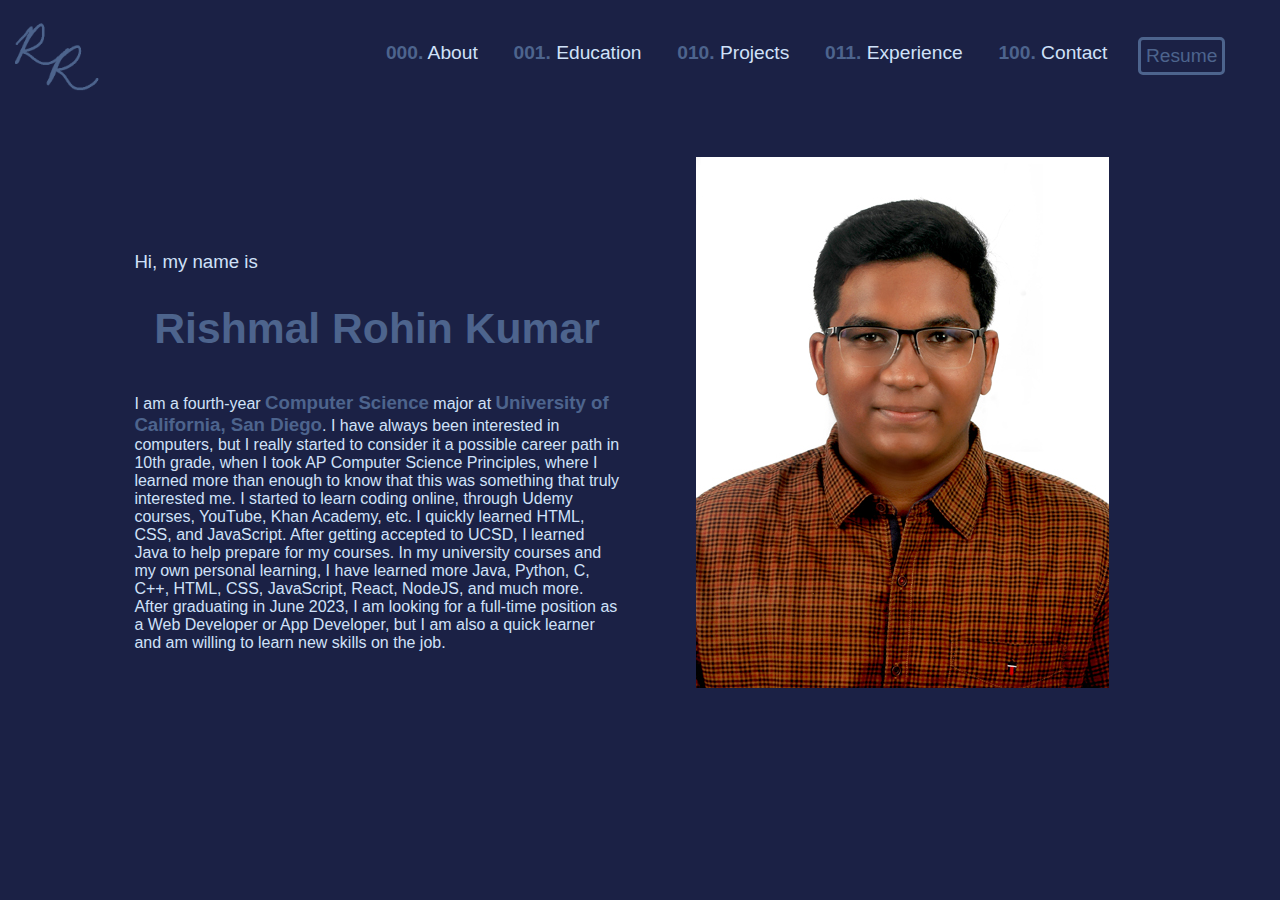
<file: index.html>
<!DOCTYPE html>
<html lang="en">
<head>
    <meta charset="UTF-8">
    <meta name="viewport" content="width=device-width, initial-scale=1">
    <meta name="author" content="Rishmal Rohin Kumar">
    <meta name="description" content="I am a fourth-year Computer Science major at the top of my 
    class at the nationally recognized Computer Science program at University of California, San Diego. 
    I specialize in Web Development and App Development, but I am a quick learner and am willing to 
    learn new skills on the job!">
    <title>Rishmal Rohin Kumar</title>

    <!-- Hi there! Thank you for taking the time to thoroughly examine my portfolio website! I try 
        my best to practice semantic HTML, and I focus on having solid fundamentals in CSS and 
        JavaScript. I am currently looking for full-time positions in Web Development or App 
        Development, but I am also learning more subjects and willing to learn on the job. Feel 
        free to reach out to me regarding internships (or just casual conversation, I'm always 
        willing to chat!) at rishmal.rohinkumar@gmail.com or my LinkedIn! -->

    <link rel="canonical" href="index.html">
    
    <link rel="apple-touch-icon" sizes="180x180" href="assets/Favicon/apple-touch-icon.png">
    <link rel="icon" type="image/png" sizes="32x32" href="assets/Favicon/favicon-32x32.png">
    <link rel="icon" type="image/png" sizes="16x16" href="assets/Favicon/favicon-16x16.png">
    <link rel="manifest" href="assets/Favicon/site.webmanifest">

    <link rel="stylesheet" media="screen and (min-width: 1000px)" href="style/laptop.css">
    <link rel="stylesheet" media="screen and (max-width: 1000px)" href="style/mobile.css">
    <link rel="stylesheet" media="print" href="style/print.css">

    <link href="https://fonts.googleapis.com/icon?family=Material+Icons" rel="stylesheet">
</head>

<body>

    <header id="navbar">
        <img id="navbarLogo" src="assets/Pictures/Icons/Logo.png" alt="Rishmal Rohin Kumar Icon">

        <nav>
            <a id="navItem1" href="index.html">
                <span class="listLabel">000.</span>
                About
            </a>
            <a id="navItem2" href="pages/education.html">
                <span class="listLabel">001.</span>
                Education
            </a>
            <a id="navItem3" href="pages/projects.html">
                <span class="listLabel">010.</span>
                Projects
            </a>
            <a id="navItem4" href="pages/experience.html">
                <span class="listLabel">011.</span>
                Experience
            </a>
            <a id="navItem5" href="pages/contact.html">
                <span class="listLabel">100.</span>
                Contact
            </a>
            <a id="resumeButton" href="assets/Files/Resume_Rishmal_Rohin_Kumar.pdf" target="_blank">
                Resume
            </a>
        </nav>

        <ul id="hamburgerMenu" class="hideMenu">
            <li class="menuItem"><a href="index.html"><span class="listLabel2">000.</span> About</a></li>
            <li class="menuItem"><a href="pages/education.html"><span class="listLabel2">001.</span> Education</a></li>
            <li class="menuItem"><a href="pages/education.html"><span class="listLabel2">010.</span> Projects</a></li>
            <li class="menuItem"><a href="pages/projects.html"><span class="listLabel2">011.</span> Experience</a></li>
            <li class="menuItem"><a href="pages/experience.html"><span class="listLabel2">100.</span> Contact</a></li>
            <li id="menuResume" class="menuItem"><a href="assets/Files/Resume_Rishmal_Rohin_Kumar.pdf" target="_blank">Resume</a></li>
        </ul>

        <button id="hamburger">
            <i id="menuIcon" class="material-icons">menu</i>
            <i id="closeIcon" class="material-icons">close</i>
        </button>
    </header>

    <section id="gridIntro">
        <p id="box1" style="font-size: 14pt;">Hi, my name is </p>
        <h1 id="box2">Rishmal Rohin Kumar</h1>
        <picture id="box4">
            <source srcset="assets/Pictures/ProfilePicture.jpg" media="(min-width:1000px)">
            <img id="box4"
                src="https://media-exp1.licdn.com/dms/image/C5603AQH7nmEtVCgggQ/profile-displayphoto-shrink_200_200/0/1637180743952?e=1648080000&v=beta&t=1ipMOPich14YHMTZU4m261WY70CjnIWZJNWEi-9BaAc"
                alt="Rishmal Rohin Kumar">
        </picture>
        <p id="box3">
            I am a fourth-year <strong>Computer Science</strong> major at <strong>University of California, San Diego</strong>. 
            I have always been interested in computers, but I really started to consider it a possible career path in 10th grade, 
            when I took AP Computer Science Principles, where I learned more than enough to know that this was something that 
            truly interested me. I started to learn coding online, through Udemy courses, YouTube, Khan Academy, etc. I quickly 
            learned HTML, CSS, and JavaScript. After getting accepted to UCSD, I learned Java to help prepare for my courses. 
            In my university courses and my own personal learning, I have learned more Java, Python, C, C++, HTML, CSS, 
            JavaScript, React, NodeJS, and much more. After graduating in June 2023, I am looking for a full-time position as a
            Web Developer or App Developer, but I am also a quick learner and am willing to learn new skills on the job.
        </p>
    </section>
    
    <script type="text/javascript" src="scripts/hamburger.js"></script>
</body>
</html>
</file>
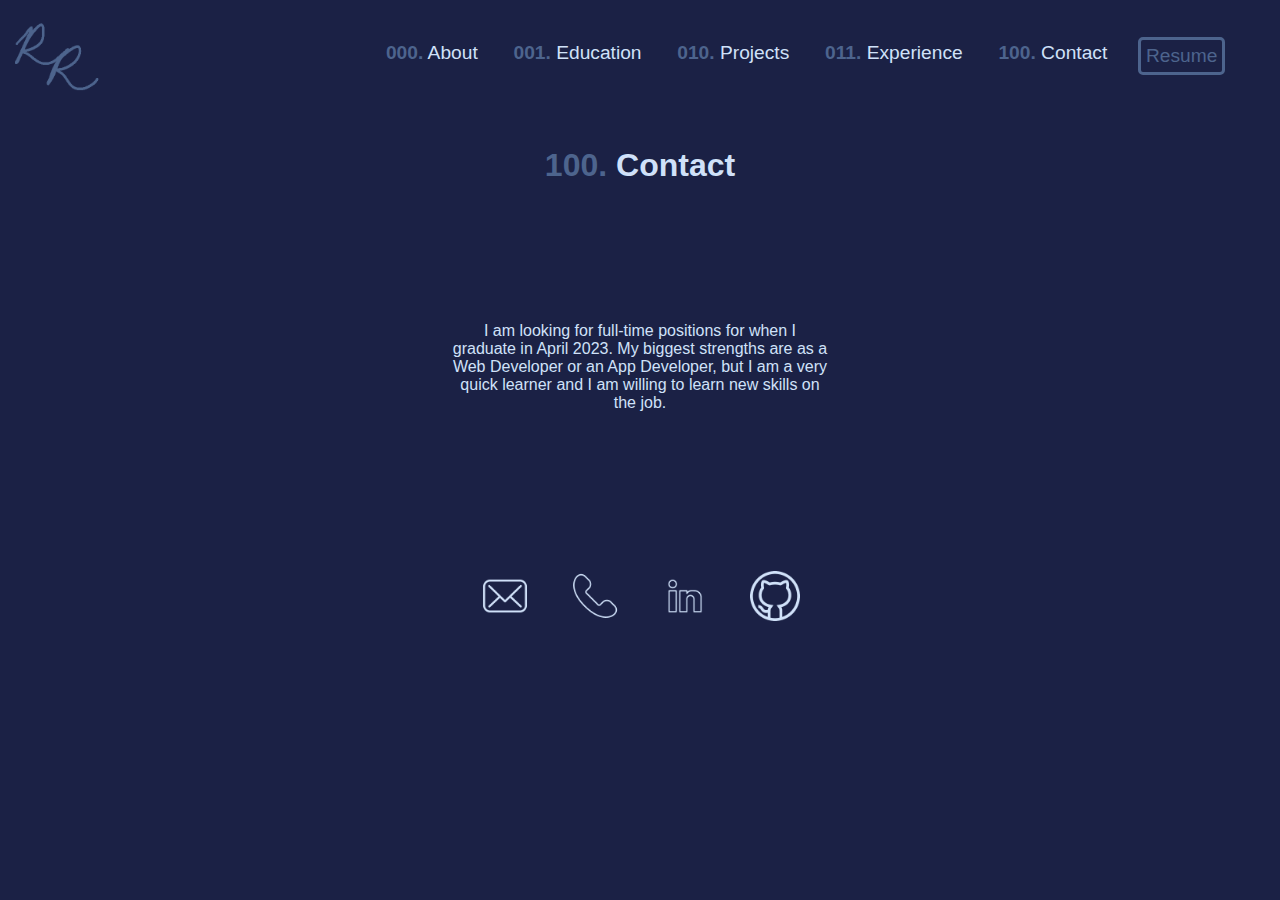
<file: pages/contact.html>
<!DOCTYPE html>
<html lang="en">
<head>
    <meta charset="UTF-8">
    <meta http-equiv="X-UA-Compatible" content="IE=edge">
    <meta name="viewport" content="width=device-width, initial-scale=1.0">
    <meta name="author" content="Rishmal Rohin Kumar">
    <meta name="description" content="I am a fourth-year Computer Science major at the top of my 
    class at the nationally recognized Computer Science program at University of California, San Diego. 
    I specialize in Web Development and App Development, but I am a quick learner and am willing to 
    learn new skills on the job!">
    <title>Rishmal Rohin Kumar's Contact</title>
    
    <link rel="apple-touch-icon" sizes="180x180" href="../assets/Favicon/apple-touch-icon.png">
    <link rel="icon" type="image/png" sizes="32x32" href="../assets/Favicon/favicon-32x32.png">
    <link rel="icon" type="image/png" sizes="16x16" href="../assets/Favicon/favicon-16x16.png">
    <link rel="manifest" href="../assets/Favicon/site.webmanifest">

    <link rel="stylesheet" media="screen and (min-width: 1000px)" href="../style/laptop.css">
    <link rel="stylesheet" media="screen and (max-width: 1000px)" href="../style/mobile.css">
    <link rel="stylesheet" media="print" href="../style/print.css">

    <link href="https://fonts.googleapis.com/icon?family=Material+Icons" rel="stylesheet">
</head>

<body>
    
    <header id="navbar">
        <img id="navbarLogo" src="../assets/Pictures/Icons/Logo.png" alt="Rishmal Rohin Kumar Icon">

        <nav>
            <a id="navItem1" href="../index.html">
                <span class="listLabel">000.</span>
                About
            </a>
            <a id="navItem2" href="education.html">
                <span class="listLabel">001.</span>
                Education
            </a>
            <a id="navItem3" href="projects.html">
                <span class="listLabel">010.</span>
                Projects
            </a>
            <a id="navItem4" href="experience.html">
                <span class="listLabel">011.</span>
                Experience
            </a>
            <a id="navItem5" href="contact.html">
                <span class="listLabel">100.</span>
                Contact
            </a>
            <a id="resumeButton" href="../assets/Files/Resume_Rishmal_Rohin_Kumar.pdf" target="_blank">
                Resume
            </a>
        </nav>

        <ul id="hamburgerMenu" class="hideMenu">
            <li class="menuItem"><a href="../index.html"><span class="listLabel2">000.</span> About</a></li>
            <li class="menuItem"><a href="education.html"><span class="listLabel2">001.</span> Education</a></li>
            <li class="menuItem"><a href="education.html"><span class="listLabel2">010.</span> Projects</a></li>
            <li class="menuItem"><a href="projects.html"><span class="listLabel2">011.</span> Experience</a></li>
            <li class="menuItem"><a href="experience.html"><span class="listLabel2">100.</span> Contact</a></li>
            <li id="menuResume" class="menuItem"><a href="../assets/Files/Resume_Rishmal_Rohin_Kumar.pdf" target="_blank">Resume</a></li>
        </ul>

        <button id="hamburger">
            <i id="menuIcon" class="material-icons">menu</i>
            <i id="closeIcon" class="material-icons">close</i>
        </button>
    </header>
    
    <section id="contact" class="flexColCenter">
        <h2><span class="listLabel">100. </span>Contact</h2>

        <p>I am looking for full-time positions for when I graduate in April 2023. My biggest strengths are 
            as a Web Developer or an App Developer, but I am a very quick learner and I am willing to learn new
            skills on the job.
        </p>

        <footer id="footer" class="flexRowCenter">
            <a class="link" href="mailto:rishmal.rohinkumar@gmail.com">
                <img src="../assets/Pictures/Icons/Email.png" alt="Email" width="50">
            </a>
            <a class="link" href="tel:818-223-1274">
                <img src="../assets/Pictures/Icons/Phone.png" alt="Phone" width="50">
            </a>
            <a class="link" href="https://www.linkedin.com/in/rishmal-rohin-kumar/" target="_blank">
                <img src="../assets/Pictures/Icons/LinkedIn.png" alt="LinkedIn" width="50">
            </a>
            <a class="link" href="https://github.com/RishmalRohinkumar" target="_blank">
                <img src="../assets/Pictures/Icons/GitHub.png" alt="GitHub" width="50">
            </a>
        </footer>
    </section>

    <script type="text/javascript" src="../scripts/hamburger.js"></script>
</body>
</html>
</file>
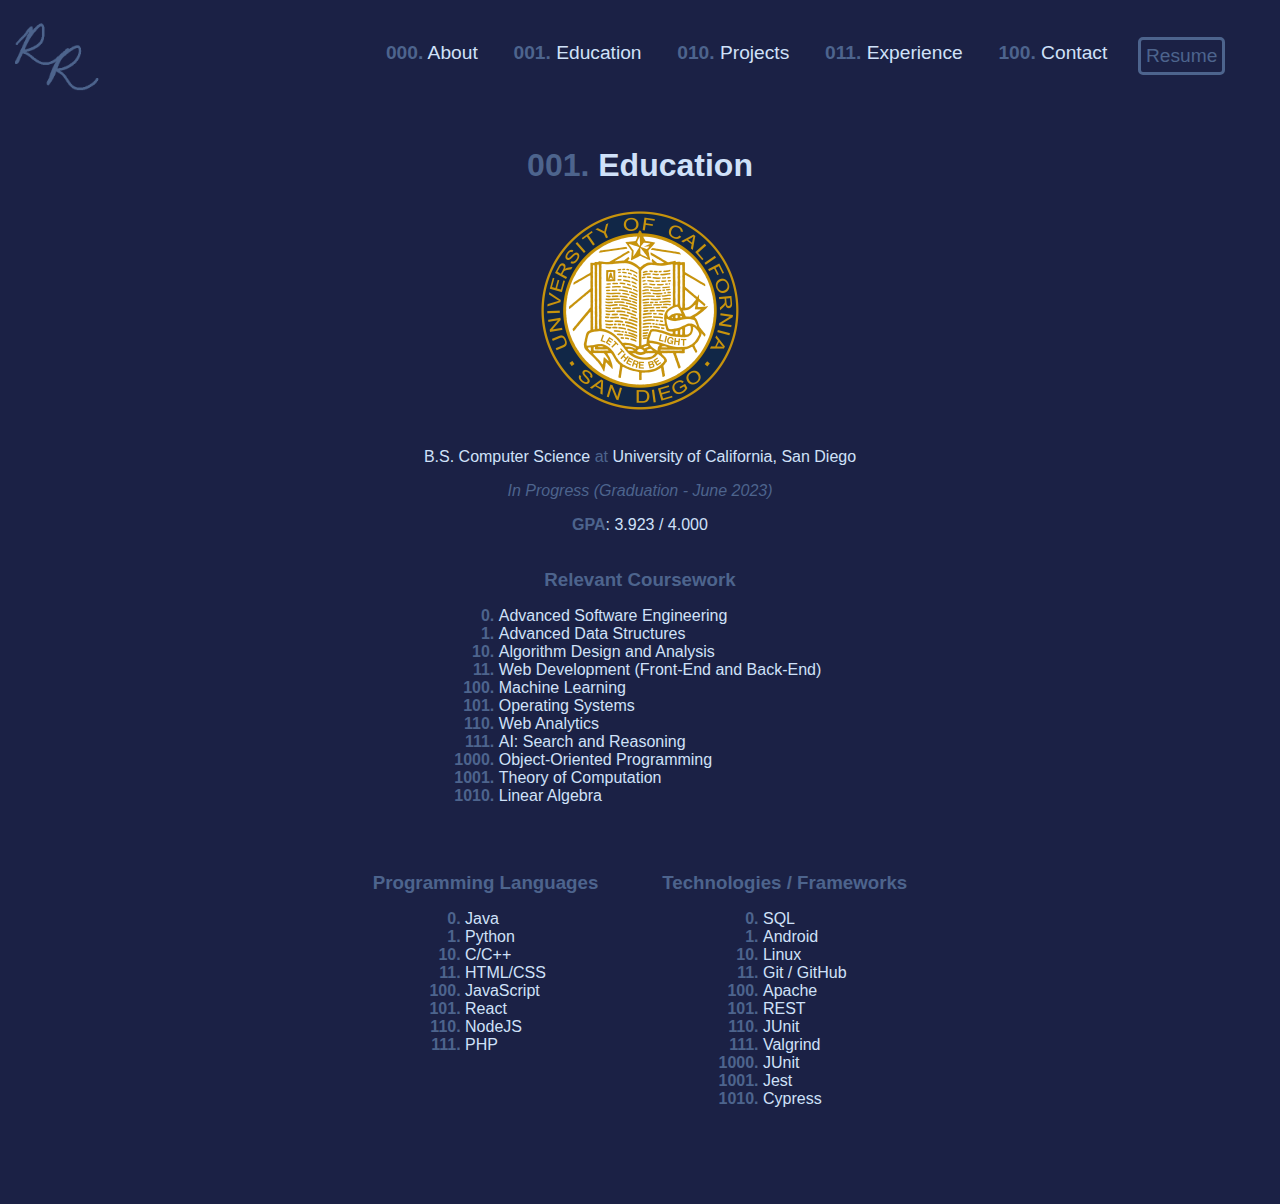
<file: pages/education.html>
<!DOCTYPE html>
<html lang="en">
<head>
    <meta charset="UTF-8">
    <meta http-equiv="X-UA-Compatible" content="IE=edge">
    <meta name="viewport" content="width=device-width, initial-scale=1.0">
    <meta name="author" content="Rishmal Rohin Kumar">
    <meta name="description" content="I am a fourth-year Computer Science major at the top of my 
    class at the nationally recognized Computer Science program at University of California, San Diego. 
    I specialize in Web Development and App Development, but I am a quick learner and am willing to 
    learn new skills on the job!">
    <title>Rishmal Rohin Kumar's Education</title>
    
    <link rel="apple-touch-icon" sizes="180x180" href="../assets/Favicon/apple-touch-icon.png">
    <link rel="icon" type="image/png" sizes="32x32" href="../assets/Favicon/favicon-32x32.png">
    <link rel="icon" type="image/png" sizes="16x16" href="../assets/Favicon/favicon-16x16.png">
    <link rel="manifest" href="../assets/Favicon/site.webmanifest">

    <link rel="stylesheet" media="screen and (min-width: 1000px)" href="../style/laptop.css">
    <link rel="stylesheet" media="screen and (max-width: 1000px)" href="../style/mobile.css">
    <link rel="stylesheet" media="print" href="../style/print.css">

    <link href="https://fonts.googleapis.com/icon?family=Material+Icons" rel="stylesheet">
</head>

<body>

    <header id="navbar">
        <img id="navbarLogo" src="../assets/Pictures/Icons/Logo.png" alt="Rishmal Rohin Kumar Icon">

        <nav>
            <a id="navItem1" href="../index.html">
                <span class="listLabel">000.</span>
                About
            </a>
            <a id="navItem2" href="education.html">
                <span class="listLabel">001.</span>
                Education
            </a>
            <a id="navItem3" href="projects.html">
                <span class="listLabel">010.</span>
                Projects
            </a>
            <a id="navItem4" href="experience.html">
                <span class="listLabel">011.</span>
                Experience
            </a>
            <a id="navItem5" href="contact.html">
                <span class="listLabel">100.</span>
                Contact
            </a>
            <a id="resumeButton" href="../assets/Files/Resume_Rishmal_Rohin_Kumar.pdf" target="_blank">
                Resume
            </a>
        </nav>

        <ul id="hamburgerMenu" class="hideMenu">
            <li class="menuItem"><a href="../index.html"><span class="listLabel2">000.</span> About</a></li>
            <li class="menuItem"><a href="education.html"><span class="listLabel2">001.</span> Education</a></li>
            <li class="menuItem"><a href="education.html"><span class="listLabel2">010.</span> Projects</a></li>
            <li class="menuItem"><a href="projects.html"><span class="listLabel2">011.</span> Experience</a></li>
            <li class="menuItem"><a href="experience.html"><span class="listLabel2">100.</span> Contact</a></li>
            <li id="menuResume" class="menuItem"><a href="../assets/Files/Resume_Rishmal_Rohin_Kumar.pdf" target="_blank">Resume</a></li>
        </ul>

        <button id="hamburger">
            <i id="menuIcon" class="material-icons">menu</i>
            <i id="closeIcon" class="material-icons">close</i>
        </button>
    </header>

    <section class="flexColCenter" id="education">
        <h2><span class="listLabel">001.</span> Education</h2>

        <picture>
            <source style="margin-top: 0;" height="200" srcset="../assets/Pictures/UCSD/Seal.png" media="(min-width:500px)">
            <img src="../assets/Pictures/UCSD/Name.jpg" alt="University of California, San Diego">
        </picture>

        <cite>https://brand.ucsd.edu/logos-and-brand-elements/additional-campus-logos/index.html</cite>

        <br>

        <p>B.S. Computer Science <span id="blueberry">at</span> University of California, San Diego</p>
        <aside><i>In Progress (Graduation - June 2023)</i></aside>
        <p><b style="color: var(--blueberry);">GPA</b>: 3.923 / 4.000</p>

        <h3>Relevant Coursework</h3>
        <ol>
            <li value="0">Advanced Software Engineering</li>
            <li value="1">Advanced Data Structures</li>
            <li value="10">Algorithm Design and Analysis</li>
            <li value="11">Web Development (Front-End and Back-End)</li>
            <li value="100">Machine Learning</li>
            <li value="101">Operating Systems</li>
            <li value="110">Web Analytics</li>
            <li value="111">AI: Search and Reasoning</li>
            <li value="1000">Object-Oriented Programming</li>
            <li value="1001">Theory of Computation</li>
            <li value="1010">Linear Algebra</li>
        </ol>

        <div class="flexRowCenter">
            <div class="flexColCenter" style="padding: 2em;">
                <h3>Programming Languages</h3>

                <ol>
                    <li value="0">Java</li>
                    <li value="1">Python</li>
                    <li value="10">C/C++</li>
                    <li value="11">HTML/CSS</li>
                    <li value="100">JavaScript</li>
                    <li value="101">React</li>
                    <li value="110">NodeJS</li>
                    <li value="111">PHP</li>
                </ol>
            </div>
            
            <div class="flexColCenter" style="padding: 2em;">
                <h3>Technologies / Frameworks</h3>
    
                <ol>
                    <li value="0">SQL</li>
                    <li value="1">Android</li>
                    <li value="10">Linux</li>
                    <li value="11">Git / GitHub</li>
                    <li value="100">Apache</li>
                    <li value="101">REST</li>
                    <li value="110">JUnit</li>
                    <li value="111">Valgrind</li>
                    <li value="1000">JUnit</li>
                    <li value="1001">Jest</li>
                    <li value="1010">Cypress</li>
                </ol>
            </div>
        </div>
    </section>

    <script type="text/javascript" src="../scripts/hamburger.js"></script>
</body>
</html>
</file>
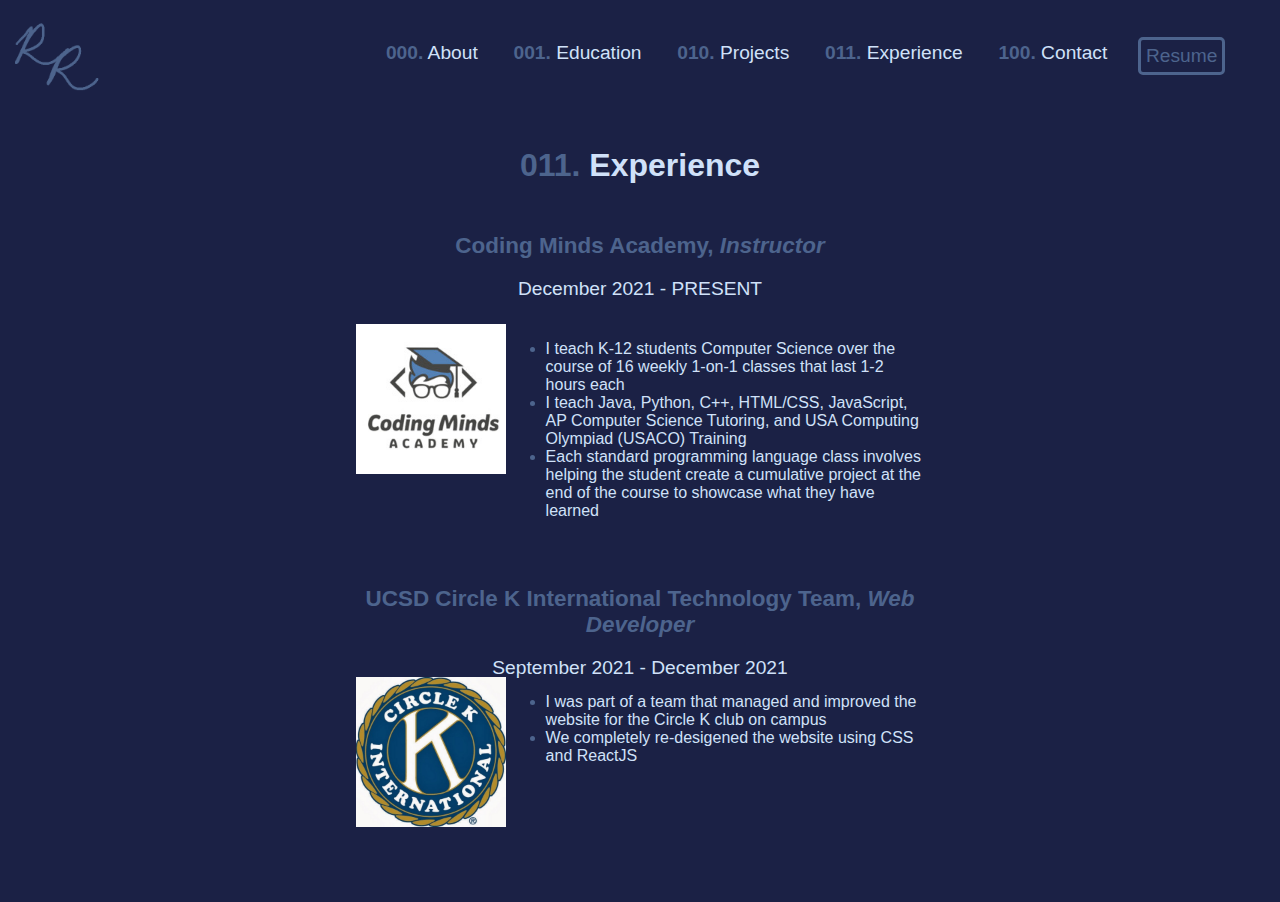
<file: pages/experience.html>
<!DOCTYPE html>
<html lang="en">
<head>
    <meta charset="UTF-8">
    <meta http-equiv="X-UA-Compatible" content="IE=edge">
    <meta name="viewport" content="width=device-width, initial-scale=1.0">
    <meta name="author" content="Rishmal Rohin Kumar">
    <meta name="description" content="I am a fourth-year Computer Science major at the top of my 
    class at the nationally recognized Computer Science program at University of California, San Diego. 
    I specialize in Web Development and App Development, but I am a quick learner and am willing to 
    learn new skills on the job!">
    <title>Rishmal Rohin Kumar's Experience</title>
    
    <link rel="apple-touch-icon" sizes="180x180" href="../assets/Favicon/apple-touch-icon.png">
    <link rel="icon" type="image/png" sizes="32x32" href="../assets/Favicon/favicon-32x32.png">
    <link rel="icon" type="image/png" sizes="16x16" href="../assets/Favicon/favicon-16x16.png">
    <link rel="manifest" href="../assets/Favicon/site.webmanifest">

    <link rel="stylesheet" media="screen and (min-width: 1000px)" href="../style/laptop.css">
    <link rel="stylesheet" media="screen and (max-width: 1000px)" href="../style/mobile.css">
    <link rel="stylesheet" media="print" href="../style/print.css">

    <link href="https://fonts.googleapis.com/icon?family=Material+Icons" rel="stylesheet">
</head>

<body>
    
    <header id="navbar">
        <img id="navbarLogo" src="../assets/Pictures/Icons/Logo.png" alt="Rishmal Rohin Kumar Icon">

        <nav>
            <a id="navItem1" href="../index.html">
                <span class="listLabel">000.</span>
                About
            </a>
            <a id="navItem2" href="education.html">
                <span class="listLabel">001.</span>
                Education
            </a>
            <a id="navItem3" href="projects.html">
                <span class="listLabel">010.</span>
                Projects
            </a>
            <a id="navItem4" href="experience.html">
                <span class="listLabel">011.</span>
                Experience
            </a>
            <a id="navItem5" href="contact.html">
                <span class="listLabel">100.</span>
                Contact
            </a>
            <a id="resumeButton" href="../assets/Files/Resume_Rishmal_Rohin_Kumar.pdf" target="_blank">
                Resume
            </a>
        </nav>

        <ul id="hamburgerMenu" class="hideMenu">
            <li class="menuItem"><a href="../index.html"><span class="listLabel2">000.</span> About</a></li>
            <li class="menuItem"><a href="education.html"><span class="listLabel2">001.</span> Education</a></li>
            <li class="menuItem"><a href="education.html"><span class="listLabel2">010.</span> Projects</a></li>
            <li class="menuItem"><a href="projects.html"><span class="listLabel2">011.</span> Experience</a></li>
            <li class="menuItem"><a href="experience.html"><span class="listLabel2">100.</span> Contact</a></li>
            <li id="menuResume" class="menuItem"><a href="../assets/Files/Resume_Rishmal_Rohin_Kumar.pdf" target="_blank">Resume</a></li>
        </ul>

        <button id="hamburger">
            <i id="menuIcon" class="material-icons">menu</i>
            <i id="closeIcon" class="material-icons">close</i>
        </button>
    </header>

    <section class="flexColCenter" style="margin-top: 1em; margin-bottom: 3em;">
        <h2><span class="listLabel">011. </span>Experience</h2>
    
        <section class="flexColCenter experienceContainer">
            <header class="flexColCenter experienceHeader">
                <h3>Coding Minds Academy, <em>Instructor</em></h3>
                <p>December 2021 - PRESENT</p>
            </header>

            <div>
                <img height="150" src="../assets/Pictures/Experience/CodingMindsAcademy.jpg" alt="Coding Minds Academy">
                <cite>https://www.linkedin.com/company/coding-minds-academy/</cite>
                <ul>
                    <li>I teach K-12 students Computer Science over the course of 16 weekly 1-on-1 classes that last 1-2 hours each</li>
                    <li>I teach Java, Python, C++, HTML/CSS, JavaScript, AP Computer Science Tutoring, and USA Computing Olympiad (USACO) 
                        Training</li>   
                    <li>Each standard programming language class involves helping the student create a cumulative project at the end of 
                        the course to showcase what they have learned</li>
                </ul>
            </div>
        </section>
    
        <section class="flexColCenter experienceContainer">
            <header class="flexColCenter experienceHeader">
                <h3>UCSD Circle K International Technology Team, <em>Web Developer</em></h3>
                <p>September 2021 - December 2021</p>
            </header>
    
            <div>
                <img height="150" src="../assets/Pictures/Experience/UCSD_CKI.jpg" alt="UCSD Circle K International">
                <cite>https://www.youtube.com/user/ucsdcirclek</cite>
                <ul>
                    <li>I was part of a team that managed and improved the website for the Circle K club on campus</li>
                    <li>We completely re-desigened the website using CSS and ReactJS</li>
                </ul>
            </div>
        </section>
    
        <!-- <section class="flexColCenter experienceContainer">
            <header class="flexColCenter experienceHeader">
                <h3>ONEgeneration Senior Center, <em>Volunteer Technology Instructor</em></h3>
                <p>May 2018 - September 2018</p>
            </header>
    
            <div>
                <img height="150" src="../assets/Pictures/Experience/ONEgeneration.jpg" alt="ONEgeneration Senior Center">
                <cite>https://www.linkedin.com/company/onegeneration/</cite>
                <ul>
                    <li>I taught senior citizens how to use modern technology, like smartphones, tablets, and laptops</li>
                    <li>I helped them with things like sending text messages, emails, or photos, keeping up with the news, 
                        watching YouTube, and other everyday things that they struggled with</li>
                </ul>
            </div>
        </section> -->
    </section>
    
    <script type="text/javascript" src="../scripts/hamburger.js"></script>
</body>
</html>
</file>
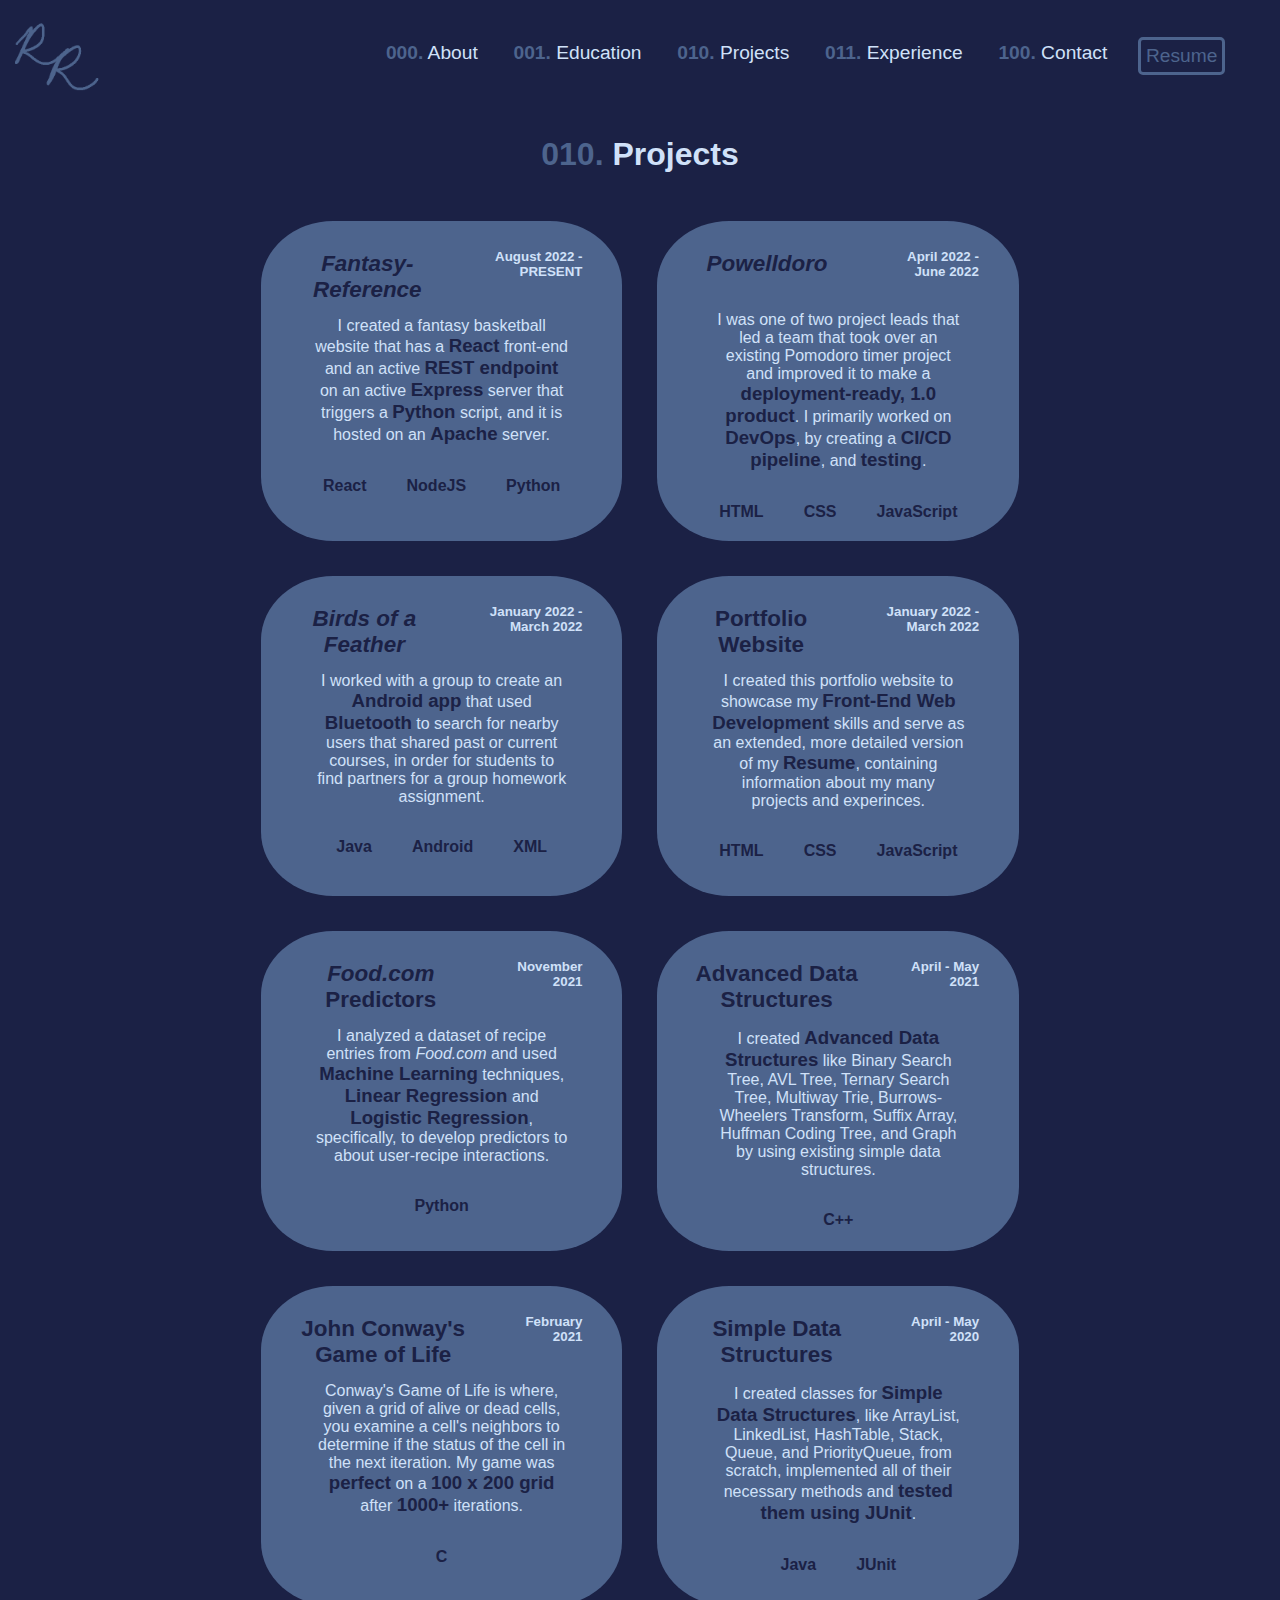
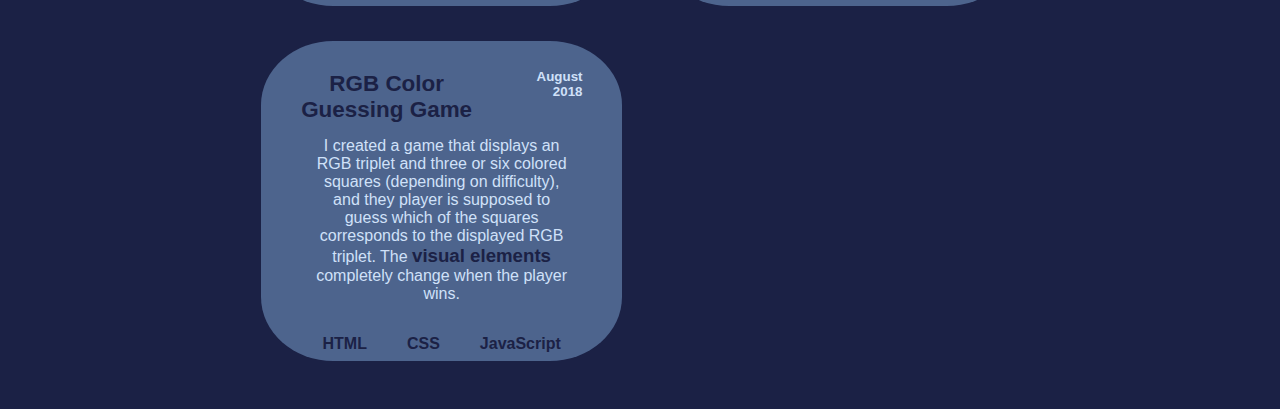
<file: pages/projects.html>
<!DOCTYPE html>
<html lang="en">
<head>
    <meta charset="UTF-8">
    <meta http-equiv="X-UA-Compatible" content="IE=edge">
    <meta name="viewport" content="width=device-width, initial-scale=1.0">
    <meta name="author" content="Rishmal Rohin Kumar">
    <meta name="description" content="I am a fourth-year Computer Science major at the top of my 
    class at the nationally recognized Computer Science program at University of California, San Diego. 
    I specialize in Web Development and App Development, but I am a quick learner and am willing to 
    learn new skills on the job!">
    <title>Rishmal Rohin Kumar's Projects</title>
    
    <link rel="apple-touch-icon" sizes="180x180" href="../assets/Favicon/apple-touch-icon.png">
    <link rel="icon" type="image/png" sizes="32x32" href="../assets/Favicon/favicon-32x32.png">
    <link rel="icon" type="image/png" sizes="16x16" href="../assets/Favicon/favicon-16x16.png">
    <link rel="manifest" href="../assets/Favicon/site.webmanifest">

    <link rel="stylesheet" media="screen and (min-width: 1000px)" href="../style/laptop.css">
    <link rel="stylesheet" media="screen and (max-width: 1000px)" href="../style/mobile.css">
    <link rel="stylesheet" media="print" href="../style/print.css">

    <link href="https://fonts.googleapis.com/icon?family=Material+Icons" rel="stylesheet">
</head>

<body>
    
    <header id="navbar">
        <img id="navbarLogo" src="../assets/Pictures/Icons/Logo.png" alt="Rishmal Rohin Kumar Icon">

        <nav>
            <a id="navItem1" href="../index.html">
                <span class="listLabel">000.</span>
                About
            </a>
            <a id="navItem2" href="education.html">
                <span class="listLabel">001.</span>
                Education
            </a>
            <a id="navItem3" href="projects.html">
                <span class="listLabel">010.</span>
                Projects
            </a>
            <a id="navItem4" href="experience.html">
                <span class="listLabel">011.</span>
                Experience
            </a>
            <a id="navItem5" href="contact.html">
                <span class="listLabel">100.</span>
                Contact
            </a>
            <a id="resumeButton" href="../assets/Files/Resume_Rishmal_Rohin_Kumar.pdf" target="_blank">
                Resume
            </a>
        </nav>

        <ul id="hamburgerMenu" class="hideMenu">
            <li class="menuItem"><a href="../index.html"><span class="listLabel2">000.</span> About</a></li>
            <li class="menuItem"><a href="education.html"><span class="listLabel2">001.</span> Education</a></li>
            <li class="menuItem"><a href="education.html"><span class="listLabel2">010.</span> Projects</a></li>
            <li class="menuItem"><a href="projects.html"><span class="listLabel2">011.</span> Experience</a></li>
            <li class="menuItem"><a href="experience.html"><span class="listLabel2">100.</span> Contact</a></li>
            <li id="menuResume" class="menuItem"><a href="../assets/Files/Resume_Rishmal_Rohin_Kumar.pdf" target="_blank">Resume</a></li>
        </ul>

        <button id="hamburger">
            <i id="menuIcon" class="material-icons">menu</i>
            <i id="closeIcon" class="material-icons">close</i>
        </button>
    </header>

    <h2 style="margin-top: 1em; text-align: center;"><span class="listLabel">010.</span> Projects</h2>
    <section id="gridProjects">
        <section class="gridProjectsCell">
            <header>
                <h3 class="projectTitle"><i><a href="https://fantasy-reference.site" target="_blank">
                    Fantasy-Reference
                </a></i></h3>
                <p class="projectDate">August 2022 - PRESENT</p>
            </header>

            <p class="projectText">I created a fantasy basketball website that has a <strong class="strongAlt">
                React</strong> front-end and an active <strong class="strongAlt">REST endpoint</strong> on an 
                active <strong class="strongAlt">Express</strong> server that triggers a <strong class="strongAlt">
                Python</strong> script, and it is hosted on an <strong class="strongAlt">Apache</strong> server.
            </p>

            <footer class="flexProjectLangs">
                <p class="projectLangs">React</p>
                <p class="projectLangs">NodeJS</p>
                <p class="projectLangs">Python</p>
            </footer>
        </section>

        <section class="gridProjectsCell">
            <header>
                <h3 class="projectTitle"><i><a href="https://powelldoro.web.app/" target="_blank">
                    Powelldoro
                </a></i></h3>
                <p class="projectDate">April 2022 - June 2022</p>
            </header>

            <p class="projectText">I was one of two project leads that led a team that took over an existing
                Pomodoro timer project and improved it to make a <strong class="strongAlt">deployment-ready, 
                1.0 product</strong>. I primarily worked on <strong class="strongAlt">DevOps</strong>, by 
                creating a <strong class="strongAlt">CI/CD pipeline</strong>, and <strong class="strongAlt">
                testing</strong>.
            </p>

            <footer class="flexProjectLangs">
                <p class="projectLangs">HTML</p>
                <p class="projectLangs">CSS</p>
                <p class="projectLangs">JavaScript</p>
            </footer>
        </section>
        
        <section class="gridProjectsCell">
            <header>
                <h3 class="projectTitle"><i><a href="https://github.com/RishmalRohinkumar/BirdsOfAFeather" target="_blank">
                    Birds of a Feather
                </a></i></h3>
                <p class="projectDate">January 2022 - March 2022</p>
            </header>

            <p class="projectText">I worked with a group to create an <strong class="strongAlt">Android app</strong> that 
                used <strong class="strongAlt">Bluetooth</strong> to search for nearby users that shared past or current 
                courses, in order for students to find partners for a group homework assignment.
            </p>

            <footer class="flexProjectLangs">
                <p class="projectLangs">Java</p>
                <p class="projectLangs">Android</p>
                <p class="projectLangs">XML</p>
            </footer>
        </section>

        <section class="gridProjectsCell">
            <header>
                <h3 class="projectTitle"><a href="https://github.com/RishmalRohinkumar/PortfolioWebsite" target="_blank">
                    Portfolio Website
                </a></h3>
                <p class="projectDate">January 2022 - March 2022</p>
            </header>

            <p class="projectText">I created this portfolio website to showcase my <strong class="strongAlt">Front-End Web 
                Development</strong> skills and serve as an extended, more detailed version of my 
                <strong class="strongAlt">Resume</strong>, containing information about my many projects and experinces.
            </p>

            <footer class="flexProjectLangs">
                <p class="projectLangs">HTML</p>
                <p class="projectLangs">CSS</p>
                <p class="projectLangs">JavaScript</p>
            </footer>
        </section>

        <section class="gridProjectsCell">
            <header>
                <h3 class="projectTitle"><i>Food.com</i> Predictors</h3>
                <p class="projectDate">November 2021</p>
            </header>

            <p class="projectText">
                I analyzed a dataset of recipe entries from <i>Food.com</i> and used 
                <strong class="strongAlt">Machine Learning</strong> techniques, 
                <strong class="strongAlt">Linear Regression</strong> and 
                <strong class="strongAlt">Logistic Regression</strong>, specifically, 
                to develop predictors to about user-recipe interactions.
            </p>

            <footer>
                <p class="projectLangs">Python</p>
            </footer>
        </section>
        
        <section class="gridProjectsCell">
            <header>
                <h3 class="projectTitle">Advanced Data Structures</h3>
                <p class="projectDate">April - May 2021</p>
            </header>
                
            <p class="projectText">
                I created <strong class="strongAlt">Advanced Data Structures</strong> like Binary Search Tree, 
                AVL Tree, Ternary Search Tree, Multiway Trie, Burrows-Wheelers Transform, Suffix Array, 
                Huffman Coding Tree, and Graph by using existing simple data structures.
            </p>

            <footer>
                <p class="projectLangs">C++</p>
            </footer>
        </section>
        
        <section class="gridProjectsCell">
            <header>
                <h3 class="projectTitle">John Conway's Game of Life</h3>
                <p class="projectDate">February 2021</p>
            </header>
                
            <p class="projectText">
                Conway's Game of Life is where, given a grid of alive or dead cells, you examine a cell's neighbors 
                to determine if the status of the cell in the next iteration. My game was 
                <strong class="strongAlt">perfect</strong> on a <strong class="strongAlt">100 x 200 grid</strong> 
                after <strong class="strongAlt">1000+</strong> iterations.
            </p>

            <footer>
                <p class="projectLangs">C</p>
            </footer>
        </section>
        
        <section class="gridProjectsCell">
            <header>
                <h3 class="projectTitle">Simple Data Structures</h3>
                <p class="projectDate">April - May 2020</p>
            </header>
                
            <p class="projectText">
                I created classes for <strong class="strongAlt">Simple Data Structures</strong>, like ArrayList, LinkedList, 
                HashTable, Stack, Queue, and PriorityQueue, from scratch, implemented all of their necessary methods and 
                <strong class="strongAlt">tested them using JUnit</strong>.
            </p>

            <footer class="flexProjectLangs">
                <p class="projectLangs">Java</p>
                <p class="projectLangs">JUnit</p>
            </footer>
        </section>
        
        <section class="gridProjectsCell">
            <header>
                <h3 class="projectTitle">
                    <a href="https://github.com/RishmalRohinkumar/RGB-Color-Guessing-Game" target="_blank">
                        RGB Color Guessing Game
                    </a>
                </h3>
                <p class="projectDate">August 2018</p>
            </header>
                
            <p class="projectText">
                I created a game that displays an RGB triplet and three or six colored squares (depending on difficulty), 
                and they player is supposed to guess which of the squares corresponds to the displayed RGB triplet. The 
                <strong class="strongAlt">visual elements</strong> completely change when the player wins.
            </p>

            <footer class="flexProjectLangs">
                <p class="projectLangs">HTML</p>
                <p class="projectLangs">CSS</p>
                <p class="projectLangs">JavaScript</p>
            </footer>
        </section>
    </section>
        
    <script type="text/javascript" src="../scripts/hamburger.js"></script>
</body>
</html>
</file>
<file: style/laptop.css>
:root {
  --midnight-blue: #1b2145;
  --blueberry: #4d648d;
  --periwinkle: #d0e1f9;
}

#hamburgerMenu,
#hamburger {
  display: none;
}

body {
  font-family: "Verdana", "Arial", sans-serif;
  background: var(--midnight-blue);
  color: var(--periwinkle);
  overflow: scroll;
  scrollbar-width: 0;
  -ms-overflow-style: none;
}

body::-webkit-scrollbar {
  width: 0;
  height: 0;
}

header {
  height: 5em;
  font-size: larger;
  display: flex;
  /* margin-bottom: 2em; */
  /* border: 1px solid white; */
}

header > a {
  height: 5em;
}

nav {
  height: 2em;
  width: 70%;
  display: flex;
  justify-content: space-evenly;
  position: absolute;
  right: 0px;
  padding: 1.5em;
  /* border: 1px solid white; */
}

a {
  color: var(--periwinkle);
}

nav > a {
  padding: 5px;
  text-decoration: none;
}

nav > a:hover {
  color: var(--blueberry);
}

#resumeButton {
  color: var(--blueberry);
  border: 3px solid var(--blueberry);
  font-weight: 200;
  border-radius: 5px;
  animation-name: resume;
  animation-duration: 3s;
}

#resumeButton:hover {
  /* color: var(--periwinkle);
  background-color: var(--blueberry); */
  background-color: rgba(77, 100, 141, 0.2);
}

#navbarLogo {
  animation-name: grow;
  animation-duration: 3.5s;
}

#navItem1 {
  animation-name: slideup;
  animation-duration: 1.5s;
}

#navItem2 {
  animation-name: slideup;
  animation-duration: 2s;
}

#navItem3 {
  animation-name: slideup;
  animation-duration: 2.5s;
}

#navItem4 {
  animation-name: slideup;
  animation-duration: 3s;
}

#navItem5 {
  animation-name: slideup;
  animation-duration: 3.5s;
}

.listLabel {
  color: var(--blueberry);
  font-weight: bold;
}

strong {
  color: var(--blueberry);
  font-size: 14pt;
}

.strongAlt {
  color: var(--midnight-blue);
  font-size: 14pt;
}

aside {
  color: var(--blueberry);
}

#gridIntro {
  /* border: 1px solid white; */
  width: 80%;
  margin-top: 5em;
  position: relative;
  left: 10%;
  display: grid;
  grid-template-columns: 48% 48%;
  grid-template-rows: repeat(10, 3em);
  column-gap: 4%;
}

#box1 {
  color: var(--periwinkle);
  grid-column: 1 / 2;
  grid-row: 2 / 3;
}

#box2 {
  place-self: center;
  grid-column: 1 / 2;
  grid-row: 3 / 5;
  animation-name: name;
  animation-duration: 3s;
}

#box3 {
  grid-column: 1 / 2;
  grid-row: 5 / 11;
}

#box4 {
  place-self: center;
  grid-column: 2 / 3;
  grid-row: 1 / 11;
  animation-name: profile-pic;
  animation-duration: 3s;
}

h1 {
  font-size: 32pt;
  color: var(--blueberry);
}

h2 {
  font-size: 24pt;
}

h3 {
  color: var(--blueberry);
  margin-bottom: 0;
}

.flexColCenter {
  display: flex;
  flex-direction: column;
  align-items: center;
}

.flexRowCenter {
  display: flex;
  justify-content: center;
}

li::marker {
  color: var(--blueberry);
  font-weight: bold;
}

#education {
  margin-top: 1em;
  margin-bottom: 3em;
}

#gridProjects {
  /* border: 1px solid white; */
  width: 60%;
  position: relative;
  left: 20%;
  display: grid;
  grid-template-columns: 1fr 1fr;
  column-gap: 35px;
  grid-template-rows: 1fr 1fr 1fr;
  row-gap: 35px;
  margin-top: 3em;
  margin-bottom: 3em;
}

.gridProjectsCell {
  /* border: 1px solid white; */
  background-color: var(--blueberry);
  border-radius: 20%;
  display: flex;
  flex-direction: column;
  align-items: center;
  place-self: center;
  height: 20em;
  transition: all 0.5s ease-in-out;
}

.gridProjectsCell:hover {
  transform: scale(1.1);
}

.projectTitle {
  /* border: 1px solid white; */
  color: var(--midnight-blue);
  margin: 30px;
  text-align: center;
  width: 60%;
  /* padding-bottom: 0; */
}

.projectDate {
  /* border: 1px solid white; */
  font-size: 10pt;
  font-weight: bold;
  margin-top: 28px;
  margin-right: 40px;
  padding-bottom: 0;
  text-align: end;
}

.projectText {
  /* border: 1px solid white; */
  width: 70%;
  margin-top: 0;
  text-align: center;
}

.flexProjectLangs {
  display: flex;
  justify-content: center;
}

.projectLangs {
  /* border: 1px solid white; */
  color: var(--midnight-blue);
  font-size: 12pt;
  font-weight: bold;
  margin-left: 20px;
  margin-right: 20px;
  margin-bottom: 20px;
}

.projectTitle a {
  color: var(--midnight-blue);
  text-decoration: none;
}

.projectTitle a:hover {
  text-decoration: underline;
}

.experienceContainer {
  /* border: 1px solid white; */
  width: 45%;
  margin-bottom: 3vh;
}

.experienceContainer > div {
  display: flex;
  justify-content: center;
}

.experienceHeader {
  margin-bottom: 2vh;
  text-align: center;
}

.link {
  margin: 20px;
}

#contact {
  width: 30%;
  position: relative;
  left: 35%;
  text-align: center;
  margin-top: 1em;
}

#contact > p {
  margin-top: 7em;
  margin-bottom: 7em;
}

#footer {
  padding: 2em;
  font-size: 10pt;
}

cite {
  display: none;
}

#blueberry {
  color: var(--blueberry);
}

/* #navbar {
  background-color: var(--blueberry);
  position: fixed;
  top: 0;
  width: 100%;
  box-shadow: ;
}

main {
  padding-top: 6em;
} */
</file>
<file: style/mobile.css>
:root {
  --midnight-blue: #1b2145;
  --blueberry: #4d648d;
  --periwinkle: #d0e1f9;
}

nav {
  display: none;
}

body {
  font-family: "Verdana", "Arial", sans-serif;
  background: var(--midnight-blue);
  color: var(--periwinkle);
  overflow: scroll;
  scrollbar-width: 0;
  -ms-overflow-style: none;
}

body::-webkit-scrollbar {
  width: 0;
  height: 0;
}

header > a {
  height: 5em;
}

nav {
  height: 2em;
  width: 50%;
  position: absolute;
  right: 0px;
  padding: 1.5em;
  /* border: 1px solid white; */
}

a {
  color: var(--periwinkle);
}

nav > a {
  padding: 5px;
  text-decoration: none;
}

nav > a:hover {
  color: var(--blueberry);
}

#resumeButton {
  color: var(--blueberry);
  border: 2px solid var(--blueberry);
  font-weight: 200;
  border-radius: 5px;
}

#navbarLogo {
  height: 5em;
}

.listLabel {
  color: var(--blueberry);
  font-weight: bold;
}

.listLabel2 {
  color: var(--midnight-blue);
  font-weight: bold;
}

strong {
  color: var(--blueberry);
  font-size: 14pt;
}

.strongAlt {
  color: var(--midnight-blue);
}

aside {
  color: var(--blueberry);
}

#gridIntro {
  /* border: 1px solid white; */
  width: 70%;
  margin-top: 5em;
  position: relative;
  left: 15%;
  display: flex;
  flex-direction: column;
  align-items: center;
}

#box1 {
  color: var(--periwinkle);
}

#box2 {
  text-align: center;
}

h1 {
  font-size: 32pt;
  color: var(--blueberry);
}

h2 {
  font-size: 24pt;
}

h3 {
  color: var(--blueberry);
  margin-bottom: 0;
}

.flexColCenter {
  display: flex;
  flex-direction: column;
  align-items: center;
}

.flexRowCenter {
  display: flex;
  justify-content: center;
}

li::marker {
  color: var(--blueberry);
  font-weight: bold;
}

#education {
  margin-bottom: 10em;
}

#gridProjects {
  /* border: 1px solid white; */
  width: 80%;
  position: relative;
  left: 10%;
  margin-bottom: 3em;
}

.gridProjectsCell {
  /* border: 1px solid white; */
  background-color: var(--blueberry);
  border-radius: 20%;
  place-self: center;
  height: 20em;
  margin-bottom: 1em;
}

.projectTitle {
  /* border: 1px solid white; */
  color: var(--midnight-blue);
  margin: 30px;
  text-align: center;
  width: 60%;
}

.projectDate {
  /* border: 1px solid white; */
  font-size: 10pt;
  font-weight: bold;
  margin-top: 28px;
  margin-right: 40px;
  padding-bottom: 0;
  text-align: end;
}

.projectText {
  /* border: 1px solid white; */
  margin-top: 1.5em;
  text-align: center;
}

.flexProjectLangs {
  display: flex;
  justify-content: center;
}

.projectLangs {
  /* border: 1px solid white; */
  color: var(--midnight-blue);
  font-size: 12pt;
  font-weight: bold;
  margin-left: 20px;
  margin-right: 20px;
  margin-bottom: 20px;
  display: flex;
  flex-direction: column;
  align-items: center;
}

a[href="https://github.com/RishmalRohinkumar/RGB-Color-Guessing-Game"]
{
  color: var(--midnight-blue);
  text-decoration: none;
}

.experienceContainer {
  /* border: 1px solid white; */
  width: 90%;
  margin-bottom: 3vh;
}

.experienceContainer > div {
  display: flex;
  flex-direction: column;
  align-items: center;
}

.experienceContainer img {
  margin: 2em;
}

.experienceContainer img[src="assets/Pictures/Experience/UCSD_CKI.jpg"] {
  margin-top: 3.5em;
}

.experienceHeader {
  margin-bottom: 2vh;
  text-align: center;
}

.link {
  margin: 20px;
}

#contact {
  width: 75%;
  position: relative;
  left: 12.5%;
  text-align: center;
  margin-top: 3em;
}

#footer {
  padding: 2em;
  font-size: 10pt;
}

cite {
  display: none;
}

#hamburger {
  position: fixed;
  z-index: 100;
  top: 1rem;
  right: 1rem;
  padding: 4px;
  color: var(--periwinkle);
  border: 1px solid var(--periwinkle);
  background: var(--midnight-blue);
}

#closeIcon {
  display: none;
}

#menuIcon {
  display: block;
}

.menuItem {
  display: block;
  margin: 2rem 4rem;
  font-size: 1.8rem;
  text-decoration: none;
}

#hamburgerMenu {
  position: fixed;
  /* transform: translateY(-100%); */
  transition: transform 0.2s;
  top: 0;
  left: 0;
  right: 0;
  bottom: 0;
  z-index: 99;
  background: var(--blueberry);
  list-style: none;
  padding-top: 6rem;
  margin: 0;
}

.menuItem > a {
  text-decoration: none;
}

#menuResume > a {
  color: var(--midnight-blue);
  border: 3px solid var(--midnight-blue);
  border-radius: 5px;
  padding: 5px;
}

.showMenu {
  transform: translateY(0);
}

.hideMenu {
  transform: translateY(100%);
}

#blueberry {
  color: var(--blueberry);
}
</file>
<file: style/print.css>
:root {
  --midnight-blue: #1b2145;
  --blueberry: #4d648d;
  --periwinkle: #d0e1f9;
}

#hamburgerMenu,
#hamburger {
  display: none;
}

body {
  font-family: "Verdana", "Arial", sans-serif;
}

header {
  height: 5em;
  font-size: larger;
  display: flex;
  /* border: 1px solid white; */
}

header > a {
  height: 5em;
}

nav {
  height: 2em;
  width: 50%;
  position: absolute;
  right: 0px;
  padding: 1.5em;
  /* border: 1px solid white; */
}

nav > a {
  padding: 5px;
  text-decoration: none;
}

#resumeButton {
  border: 2px solid black;
  font-weight: 200;
  border-radius: 5px;
}

#navbarLogo {
  height: 5em;
  display: none;
}

.listLabel {
  font-weight: bold;
}

strong {
  font-size: 14pt;
}

aside {
  color: grey;
}

#gridIntro {
  /* border: 1px solid white; */
  width: 70%;
  margin-top: 5%;
  margin-bottom: 18em;
  position: relative;
  left: 15%;
  display: flex;
  flex-direction: column;
  align-items: center;
}

#box2 {
  text-align: center;
}

h1 {
  font-size: 32pt;
}

h2 {
  font-size: 24pt;
}

h3 {
  margin-bottom: 0;
}

.flexColCenter {
  display: flex;
  flex-direction: column;
  align-items: center;
}

.flexRowCenter {
  display: flex;
  justify-content: center;
}

li::marker {
  font-weight: bold;
}

#education {
  margin-bottom: 10em;
}

#gridProjects {
  /* border: 1px solid white; */
  width: 60%;
  position: relative;
  left: 20%;
  margin-bottom: 10em;
}

.gridProjectsCell {
  /* border: 1px solid white; */
  background-color: grey;
  border-radius: 20%;
  place-self: center;
  height: 20em;
  margin-bottom: 1em;
}

.projectTitle {
  margin: 30px;
  text-align: center;
  width: 60%;
}

.projectDate {
  /* border: 1px solid white; */
  font-size: 10pt;
  font-weight: bold;
  margin-top: 28px;
  margin-right: 40px;
  padding-bottom: 0;
  text-align: end;
}

.projectText {
  /* border: 1px solid white; */
  margin-top: 0;
  text-align: center;
}

.flexProjectLangs {
  display: flex;
  justify-content: center;
}

.projectLangs {
  font-size: 12pt;
  font-weight: bold;
  margin-left: 20px;
  margin-right: 20px;
  margin-bottom: 20px;
  display: flex;
  flex-direction: column;
  align-items: center;
}

a[href="https://github.com/RishmalRohinkumar/RGB-Color-Guessing-Game"]
{
  text-decoration: none;
}

.experienceContainer {
  /* border: 1px solid white; */
  width: 90%;
  margin-bottom: 3vh;
}

.experienceHeader {
  margin-bottom: 2vh;
  text-align: center;
}

.link {
  margin: 20px;
}

#contact {
  width: 75%;
  position: relative;
  left: 12.5%;
  text-align: center;
  margin-bottom: 5em;
}

#footer {
  padding: 2em;
  font-size: 10pt;
}

cite {
  display: none;
}

#blueberry {
  color: grey;
}
</file>
